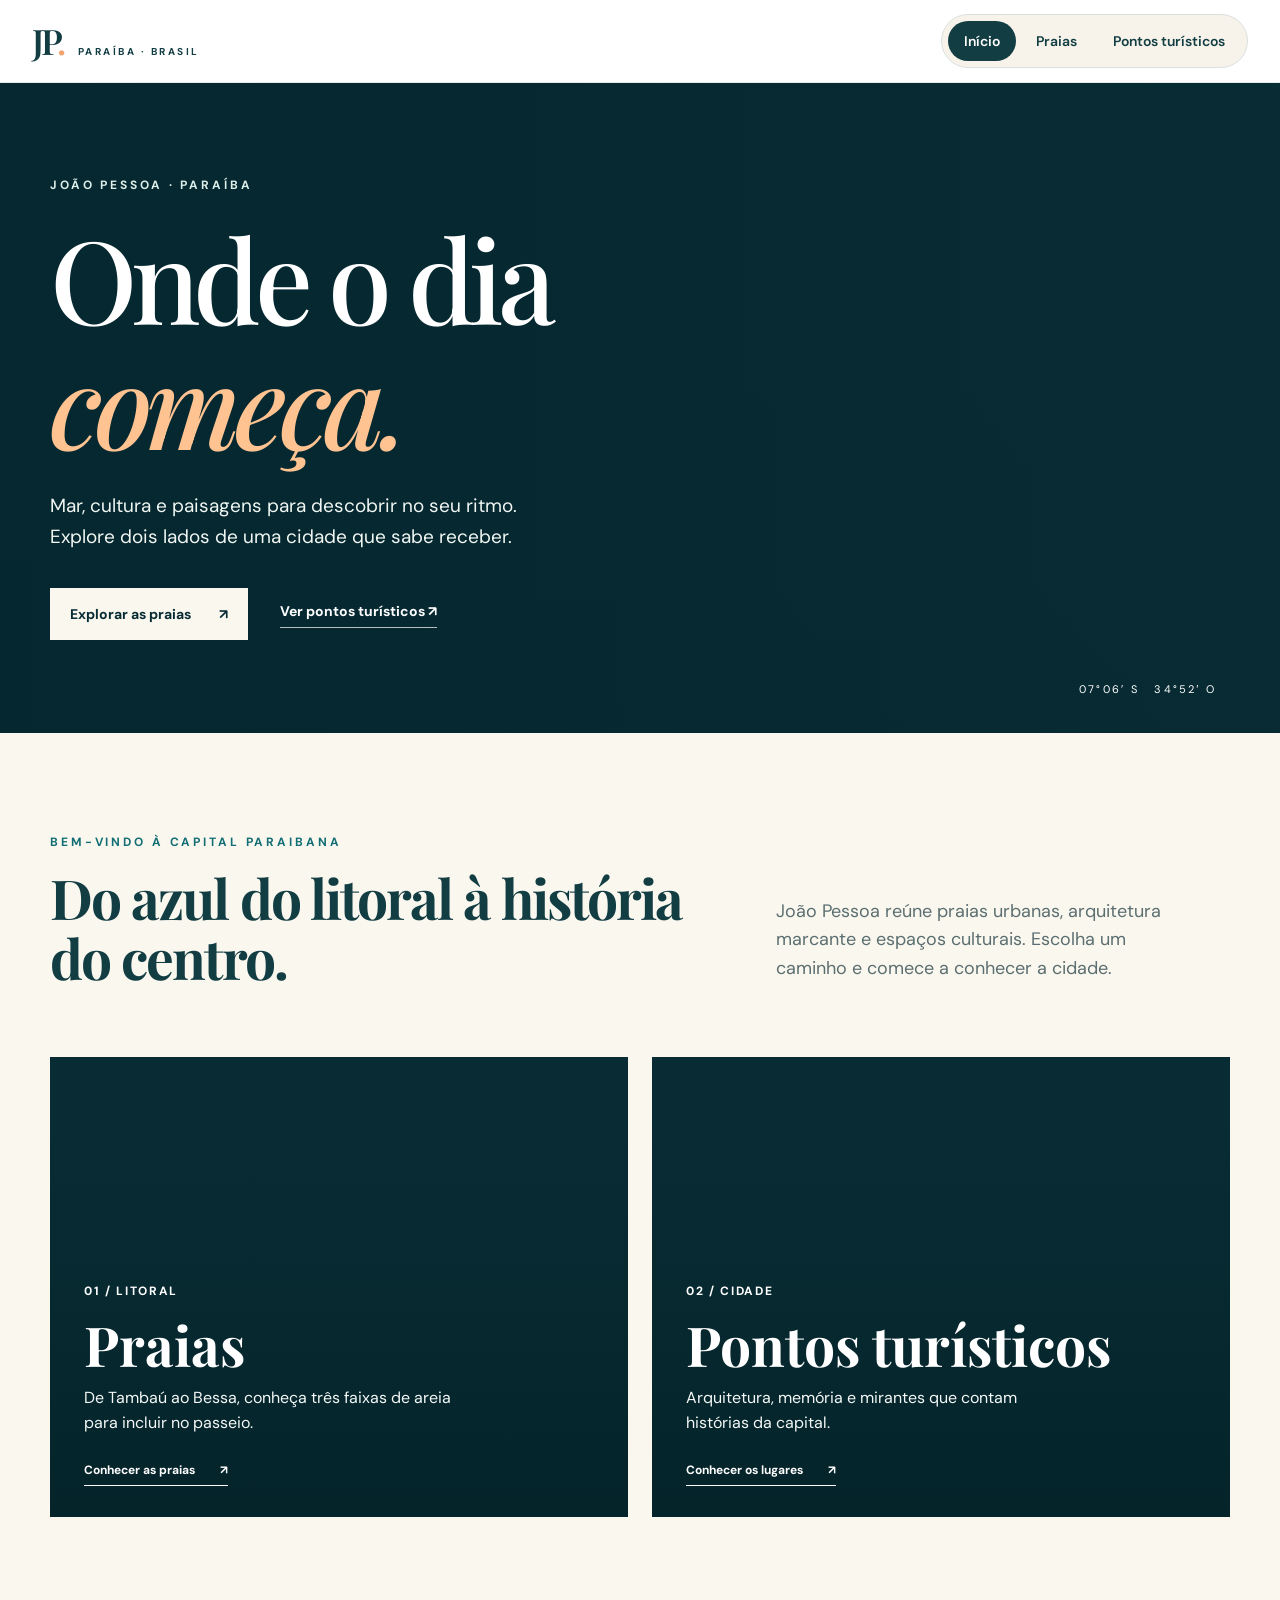
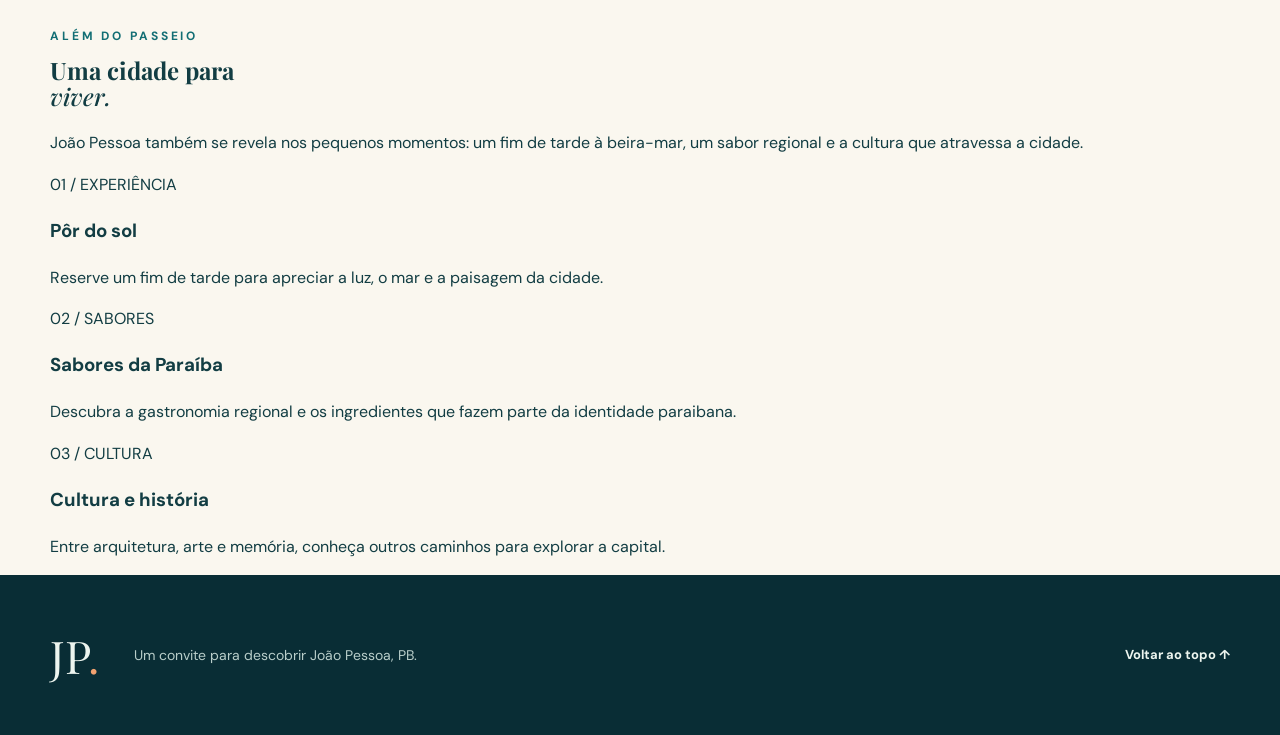
<file: index.html>
<!doctype html>
<html lang="pt-BR">
<head>
  <meta charset="utf-8">
  <meta name="viewport" content="width=device-width, initial-scale=1">
  <meta name="description" content="Conheça as praias e os pontos turísticos de João Pessoa, capital da Paraíba.">
  <title>João Pessoa — Onde o dia começa</title>
  <link rel="stylesheet" href="assets/style.css">
  <script src="assets/script.js" defer></script>
</head>
<body data-page="home">
  <header class="site-header"><div class="header-inner"><a class="brand" href="index.html" aria-label="João Pessoa, início"><span class="brand-symbol">JP<span class="brand-dot">.</span></span><span class="brand-caption">PARAÍBA · BRASIL</span></a><button class="menu-toggle" type="button" aria-label="Abrir menu" aria-expanded="false" aria-controls="main-nav"><span></span><span></span><span></span></button><nav id="main-nav" class="nav" aria-label="Navegação principal"><a href="index.html" aria-current="page">Início</a><a href="praias.html">Praias</a><a href="pontos-turisticos.html">Pontos turísticos</a></nav></div></header>
  <main>
    <section class="hero home-hero"><div class="hero-image" role="img" aria-label="Orla de Tambaú e Cabo Branco, em João Pessoa"></div><div class="hero-shade"></div><div class="hero-content container"><p class="eyebrow light">JOÃO PESSOA · PARAÍBA</p><h1>Onde o dia<br><em>começa.</em></h1><p class="hero-text">Mar, cultura e paisagens para descobrir no seu ritmo. Explore dois lados de uma cidade que sabe receber.</p><div class="hero-actions"><a class="button button-light" href="praias.html">Explorar as praias <span aria-hidden="true">↗</span></a><a class="text-link" href="pontos-turisticos.html">Ver pontos turísticos <span aria-hidden="true">↗</span></a></div></div><span class="hero-index">07°06′ S &nbsp; 34°52′ O</span></section>
    <section class="intro-section container"><div><p class="eyebrow">BEM-VINDO À CAPITAL PARAIBANA</p><h2>Do azul do litoral à história do centro.</h2></div><p>João Pessoa reúne praias urbanas, arquitetura marcante e espaços culturais. Escolha um caminho e comece a conhecer a cidade.</p></section>
    <section class="routes-section container" aria-label="Explore João Pessoa"><a class="route-card route-beaches" href="praias.html"><div class="route-photo" role="img" aria-label="Praia de Cabo Branco"></div><div class="route-overlay"></div><div class="route-content"><span>01 / LITORAL</span><h2>Praias</h2><p>De Tambaú ao Bessa, conheça três faixas de areia para incluir no passeio.</p><strong>Conhecer as praias <span aria-hidden="true">↗</span></strong></div></a><a class="route-card route-sights" href="pontos-turisticos.html"><div class="route-photo" role="img" aria-label="Farol do Cabo Branco"></div><div class="route-overlay"></div><div class="route-content"><span>02 / CIDADE</span><h2>Pontos turísticos</h2><p>Arquitetura, memória e mirantes que contam histórias da capital.</p><strong>Conhecer os lugares <span aria-hidden="true">↗</span></strong></div></a></section>
    <section class="experiences-section" aria-label="Experiências em João Pessoa">
      <div class="container">
        <div class="experiences-heading">
          <div>
            <p class="eyebrow">ALÉM DO PASSEIO</p>
            <h2>Uma cidade para<br><em>viver.</em></h2>
          </div>
          <p>João Pessoa também se revela nos pequenos momentos: um fim de tarde à beira-mar, um sabor regional e a cultura que atravessa a cidade.</p>
        </div>

        <div class="experience-grid">
          <article class="experience-card experience-sunset">
            <span class="experience-number">01 / EXPERIÊNCIA</span>
            <div class="experience-card-content">
              <h3>Pôr do sol</h3>
              <p>Reserve um fim de tarde para apreciar a luz, o mar e a paisagem da cidade.</p>
            </div>
          </article>

          <article class="experience-card experience-flavors">
            <span class="experience-number">02 / SABORES</span>
            <div class="experience-card-content">
              <h3>Sabores da Paraíba</h3>
              <p>Descubra a gastronomia regional e os ingredientes que fazem parte da identidade paraibana.</p>
            </div>
          </article>

          <article class="experience-card experience-culture">
            <span class="experience-number">03 / CULTURA</span>
            <div class="experience-card-content">
              <h3>Cultura e história</h3>
              <p>Entre arquitetura, arte e memória, conheça outros caminhos para explorar a capital.</p>
            </div>
          </article>
        </div>
      </div>
    </section>
  </main>
  <footer class="site-footer"><div class="container footer-inner"><span class="footer-brand">JP<span>.</span></span><p>Um convite para descobrir João Pessoa, PB.</p><a href="#top" class="back-top">Voltar ao topo ↑</a></div></footer>
</body></html>
</file>
<file: assets/style.css>
@import url('https://fonts.googleapis.com/css2?family=DM+Sans:wght@400;500;600;700&family=Playfair+Display:ital,wght@0,500;0,600;1,500&display=swap');
:root{--ink:#123d43;--ink-deep:#092d35;--sea:#126e74;--sand:#faf7ef;--coral:#f2a270;--muted:#5b6e70;--line:#d9e1de}
*{box-sizing:border-box}html{scroll-behavior:smooth}body{margin:0;background:var(--sand);color:var(--ink);font-family:'DM Sans',Arial,sans-serif;font-size:16px;line-height:1.6}a{color:inherit;text-decoration:none}img{display:block;width:100%;height:100%;object-fit:cover}.container{width:min(1180px,calc(100% - 48px));margin-inline:auto}h1,h2,p{margin-top:0}h1,h2{line-height:1.08}h1,h2,.footer-brand,.brand-symbol{font-family:'Playfair Display',Georgia,serif}em{font-weight:500}.site-header{position:relative;z-index:10;background:#fff;border-bottom:1px solid #e8ece9}.header-inner{width:min(1380px,calc(100% - 64px));height:82px;margin:auto;display:flex;align-items:center;justify-content:space-between}.brand{display:flex;align-items:baseline;gap:14px;white-space:nowrap}.brand-symbol{font-size:35px;font-weight:600;letter-spacing:-.08em;line-height:1}.brand-dot,.footer-brand span{color:var(--coral)}.brand-caption{font-size:10px;font-weight:700;letter-spacing:.25em}.nav{display:flex;align-items:center;gap:38px}.nav a{font-size:14px;font-weight:600;position:relative;padding:10px 0}.nav a:after{content:"";position:absolute;left:0;right:0;bottom:4px;height:2px;background:var(--coral);transform:scaleX(0);transform-origin:left;transition:transform .2s}.nav a:hover:after,.nav a[aria-current=page]:after{transform:scaleX(1)}.menu-toggle{display:none}.eyebrow{color:var(--sea);font-size:12px;font-weight:700;letter-spacing:.24em}.eyebrow.light{color:#dceee8}.hero{position:relative;min-height:650px;display:flex;align-items:center;overflow:hidden;background:var(--ink-deep);color:#fff}.hero-image,.hero-shade{position:absolute;inset:0}.hero-image{background:url('https://commons.wikimedia.org/wiki/Special:FilePath/Orla_de_Tamba%C3%BA-Cabo_Branco%2C_Jo%C3%A3o_Pessoa_%28PB%29.jpg?width=1800') center 54%/cover no-repeat;transform:scale(1.01)}.hero-shade{background:linear-gradient(90deg,rgba(5,39,48,.9) 0%,rgba(5,39,48,.76) 40%,rgba(5,39,48,.12) 100%),linear-gradient(0deg,rgba(5,39,48,.22),transparent 55%)}.hero-content{position:relative;z-index:1;padding-block:85px}.hero h1{font-size:clamp(64px,9vw,132px);letter-spacing:-.055em;font-weight:500;margin:20px 0 26px}.hero h1 em{color:#ffc391}.hero-text{max-width:510px;color:#f0f6f2;font-size:19px;line-height:1.65}.hero-actions{display:flex;align-items:center;gap:32px;flex-wrap:wrap;margin-top:35px}.button{display:inline-flex;align-items:center;justify-content:space-between;gap:28px;padding:15px 20px;font-weight:700;font-size:14px;transition:transform .2s,background .2s}.button:hover{transform:translateY(-3px)}.button-light{background:var(--sand);color:var(--ink-deep)}.button-light:hover{background:#fff}.text-link{font-weight:700;font-size:14px;border-bottom:1px solid rgba(255,255,255,.7);padding-bottom:5px}.hero-index{position:absolute;right:5%;bottom:34px;z-index:1;font-size:11px;letter-spacing:.2em;color:#fff}.intro-section{display:grid;grid-template-columns:1.4fr 1fr;gap:90px;align-items:end;padding-block:100px 70px}.intro-section h2{font-size:clamp(36px,4.3vw,62px);max-width:650px;letter-spacing:-.035em;margin:16px 0 0}.intro-section>p{color:var(--muted);font-size:18px;max-width:420px;margin-bottom:4px}.routes-section{display:grid;grid-template-columns:1fr 1fr;gap:24px;padding-bottom:110px}.route-card{height:460px;position:relative;overflow:hidden;color:#fff;background:var(--ink-deep)}.route-photo,.route-overlay{position:absolute;inset:0}.route-photo{background-size:cover;background-position:center;transition:transform .55s}.route-beaches .route-photo{background-image:url('https://commons.wikimedia.org/wiki/Special:FilePath/Praia_de_Cabo_Branco_-_Jo%C3%A3o_Pessoa_PB.jpg?width=1000')}.route-sights .route-photo{background-image:url('https://commons.wikimedia.org/wiki/Special:FilePath/Farol_do_Cabo_Branco_%288275471588%29.jpg?width=1000')}.route-card:hover .route-photo{transform:scale(1.055)}.route-overlay{background:linear-gradient(0deg,rgba(4,35,41,.9),rgba(4,35,41,.08) 85%)}.route-content{position:absolute;inset:auto 34px 31px}.route-content>span,.route-content strong{font-size:12px;font-weight:700;letter-spacing:.14em}.route-content h2{font-size:clamp(38px,4.3vw,58px);margin:13px 0 10px}.route-content p{max-width:370px;margin-bottom:20px;color:#f4f8f6}.route-content strong{display:inline-flex;gap:25px;align-items:center;letter-spacing:0;border-bottom:1px solid currentColor;padding-bottom:5px}.page-heading{padding-top:38px;padding-bottom:65px}.page-heading>.breadcrumb,.page-heading>span{font-size:13px;color:var(--muted)}.page-heading>span{margin-left:11px}.page-heading .eyebrow{margin:75px 0 15px}.page-heading h1{font-size:clamp(56px,8.5vw,112px);font-weight:500;letter-spacing:-.055em;margin:0 0 22px}.page-heading h1 em{color:var(--sea)}.page-lead{font-size:19px;color:var(--muted);max-width:610px;line-height:1.6}.places{border-top:1px solid var(--line)}.place{display:grid;grid-template-columns:1.08fr 1fr;gap:clamp(35px,6vw,90px);align-items:center;padding:56px 0;border-bottom:1px solid var(--line)}.place:nth-child(even) .place-image{order:2}.place-image{aspect-ratio:1.34;background:#c5dbd7;overflow:hidden}.place-image img{transition:transform .45s}.place:hover img{transform:scale(1.04)}.place-number{font-size:12px;font-weight:700;letter-spacing:.22em;color:var(--sea)}.place-copy h2{font-size:clamp(35px,4.4vw,58px);letter-spacing:-.04em;margin:18px 0 24px}.place-copy p{color:var(--muted);font-size:17px;line-height:1.75;max-width:460px}.next-page{display:flex;justify-content:space-between;align-items:center;gap:24px;padding-block:70px 95px}.next-page>span{font-size:12px;letter-spacing:.2em;font-weight:700;color:var(--sea)}.next-page a{font-family:'Playfair Display',Georgia,serif;font-size:clamp(24px,3vw,38px);border-bottom:1px solid var(--sea)}.site-footer{background:var(--ink-deep);color:#edf5ef}.footer-inner{min-height:160px;display:flex;align-items:center;gap:35px}.footer-brand{font-size:45px;line-height:1}.footer-inner p{margin:0;color:#b9ceca;font-size:14px}.back-top{margin-left:auto;font-size:13px;font-weight:700}.back-top:hover,.text-link:hover,.next-page a:hover{color:var(--coral)}.photo-credit{position:absolute;bottom:8px;right:10px;color:white;background:rgba(6,35,40,.72);padding:2px 7px;font-size:11px}.photo-credit:hover{text-decoration:underline}.place-image{position:relative}
@media(max-width:760px){.header-inner{height:72px;width:calc(100% - 40px)}.brand-symbol{font-size:31px}.brand-caption{font-size:9px}.menu-toggle{display:flex;flex-direction:column;justify-content:center;gap:5px;align-items:center;width:44px;height:44px;border:1px solid var(--line);background:#fff;cursor:pointer}.menu-toggle span{display:block;width:19px;height:2px;background:var(--ink)}.nav{display:none;position:absolute;left:0;right:0;top:72px;background:#fff;padding:17px 24px 25px;box-shadow:0 14px 20px rgba(8,46,53,.12);flex-direction:column;align-items:stretch;gap:6px}.nav.is-open{display:flex}.nav a{padding:10px 0}.nav a:after{bottom:6px}.container{width:calc(100% - 40px)}.hero{min-height:610px}.hero-shade{background:linear-gradient(90deg,rgba(5,39,48,.86),rgba(5,39,48,.36)),linear-gradient(0deg,rgba(5,39,48,.6),transparent)}.hero-content{padding-block:75px}.hero h1{font-size:clamp(62px,14vw,94px)}.hero-text{font-size:17px}.hero-index{display:none}.intro-section{grid-template-columns:1fr;gap:25px;padding-block:65px 45px}.intro-section>p{font-size:17px}.routes-section{grid-template-columns:1fr;padding-bottom:75px}.route-card{height:395px}.page-heading{padding-bottom:40px}.page-heading .eyebrow{margin-top:55px}.page-heading h1{font-size:clamp(50px,11vw,78px)}.page-lead{font-size:17px}.place{grid-template-columns:1fr;gap:25px;padding:40px 0}.place:nth-child(even) .place-image{order:0}.place-copy h2{margin:12px 0 15px}.place-copy p{font-size:16px}.next-page{align-items:start;flex-direction:column;padding-block:55px 70px}.footer-inner{flex-wrap:wrap;padding-block:34px;gap:12px 20px}.footer-inner p{flex:1}.back-top{width:100%;margin-left:0}}
@media(prefers-reduced-motion:reduce){html{scroll-behavior:auto}*,*:before,*:after{transition-duration:.01ms!important;animation-duration:.01ms!important}}

/* ETAPA 3 — Melhoria visual do menu de navegação */
.nav {
  background: #f7f3ea;
  padding: 6px;
  border: 1px solid var(--line);
  border-radius: 999px;
  gap: 4px;
}

.nav a {
  padding: 9px 16px;
  border-radius: 999px;
  transition: background .25s ease, color .25s ease, transform .2s ease;
}

.nav a:after {
  display: none;
}

.nav a:hover {
  background: #fff;
  color: var(--sea);
  transform: translateY(-1px);
}

.nav a[aria-current="page"] {
  background: var(--ink);
  color: #fff;
}

.nav a[aria-current="page"]:hover {
  background: var(--ink-deep);
  color: #fff;
}

@media(max-width:760px) {
  .nav {
    border: 0;
    border-radius: 0;
    padding: 17px 24px 25px;
    gap: 6px;
  }

  .nav a {
    padding: 10px 0;
    border-radius: 0;
  }

  .nav a:hover,
  .nav a[aria-current="page"] {
    padding-left: 12px;
    background: transparent;
    color: var(--sea);
    transform: none;
  }
}
</file>
